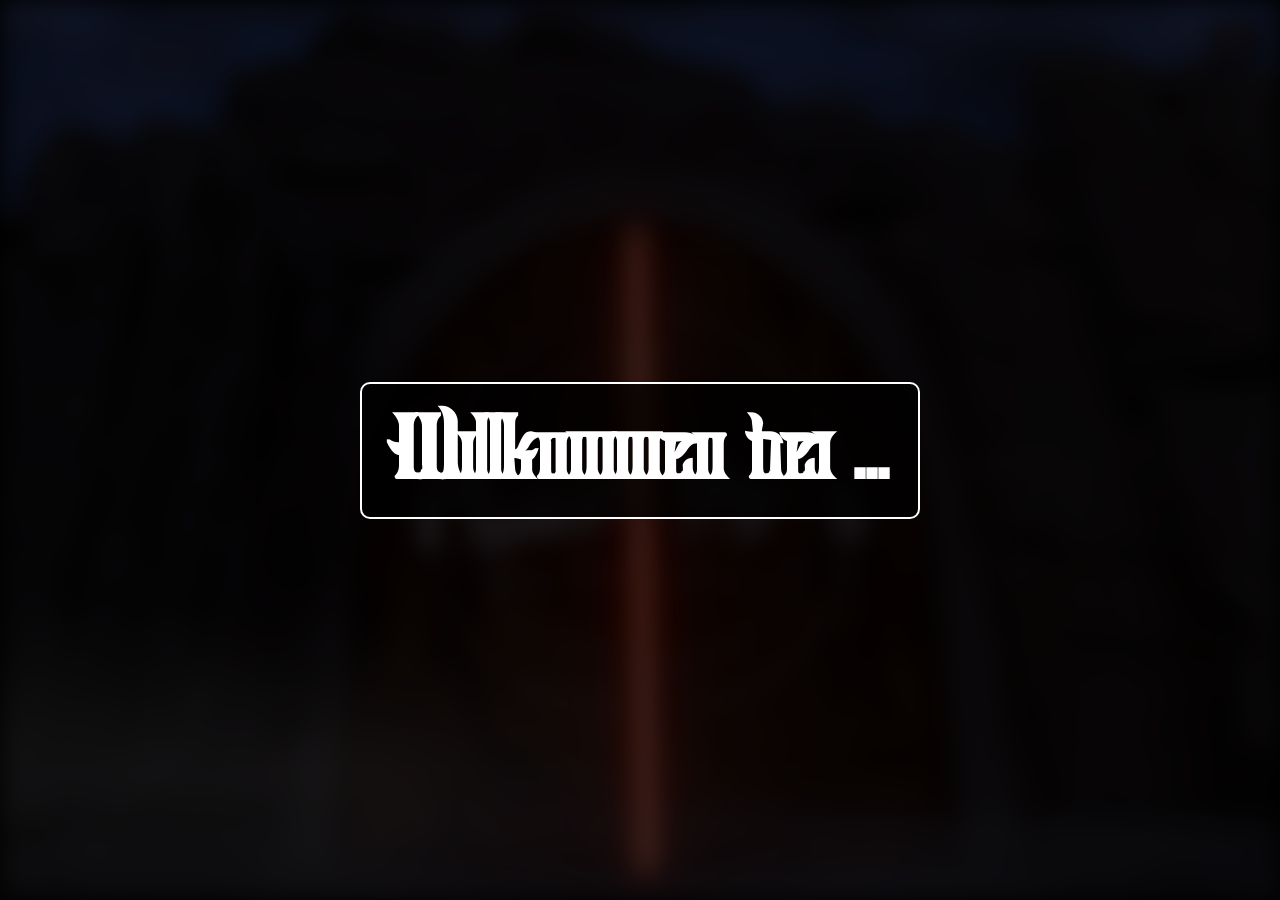
<file: index.html>
<!DOCTYPE html>
<html lang="de">
<head>
  <meta charset="UTF-8">
  <meta name="viewport" content="width=device-width, initial-scale=1.0">
  <title>Philosophers</title>

  <link rel="stylesheet" href="./style/index.css?v=2026.11.15">
  <link rel="icon" type="image/png" href="./favicon.png">
  <link rel="preload" as="image" href="./img/Philosophers-Background.jpg">
</head>

    <body>
  
<div id="welcome">
<h1>Willkommen bei <span class="clear-text">...</span></h1>
</div>
<audio id="bgMusic" loop>
  <source src="./sound/Philosophers-Background.mp3" type="audio/mpeg">
  Dein Browser unterstützt kein Audio.
</audio>

      <div id="fadeOverlay"></div>
      <div id="pageContent" class="blurred">
      <div class="bg-container">

          <img src="./img/Philosophers-Landing.jpg" alt="Philosophers Gate">

          <!-- Klick-Layer -->
          <div class="click-layer" id="clickLayer"></div>

          <!-- Funken -->
          <div class="sparks" id="sparks"></div>

          <!-- Türspalt -->
          <div class="door-gap" id="door-gap"></div>

          <div class="fog-container">
            <div class="fog fog-1"></div>
            <div class="fog fog-2"></div>
            <div class="fog fog-3"></div>
          </div>

        <!-- Hover-Text -->
        <div class="hover-text-1" id="hoverText-1">Open</div>
        <div class="hover-text-2" id="hoverText-2">the</div>
        <div class="hover-text-3" id="hoverText-3">Gate</div>

        <button id="toggleAudio">🔇</button>
      </div>
  </div>

  <script src="./script/index.js?v=2026.11.15"></script>
  </body>
</html>
</file>
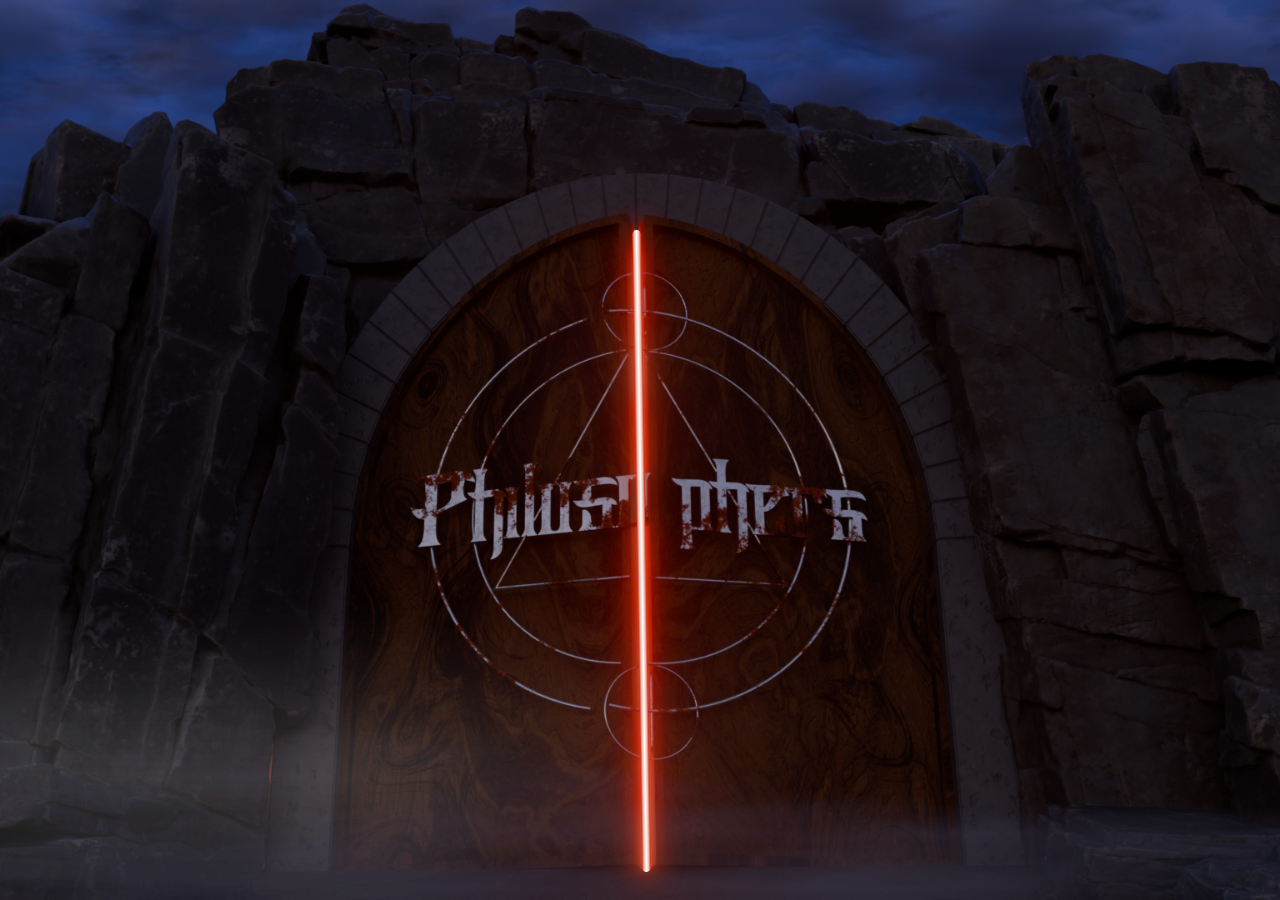
<file: html/index.html>
<!DOCTYPE html>
<html lang="de">
<head>
  <meta charset="UTF-8">
  <meta name="viewport" content="width=device-width, initial-scale=1.0">
  <title>Philosophers</title>

  <link rel="stylesheet" href="../style/index.css?v=2026.09.25">
</head>

<body>

  <div class="bg-container">
    <img src="../img/Philosophers-Landing.jpg" alt="Philosophers Gate">

    <!-- Klick-Layer -->
    <div class="click-layer" id="clickLayer"></div>

    <!-- Funken -->
    <div class="sparks" id="sparks"></div>

    <!-- Türspalt -->
    <div class="door-gap" id="door-gap"></div>

    <div class="fog-container">
      <div class="fog fog-1"></div>
      <div class="fog fog-2"></div>
      <div class="fog fog-3"></div>
    </div>

    <!-- Hover-Text -->
    <div class="hover-text-1" id="hoverText-1">Open</div>
    <!-- <div class="hover-text-1-R" id="hoverText-1-R">Open</div> -->
    <!-- <div class="hover-text-1-L" id="hoverText-1-L">Open</div> -->
    <div class="hover-text-2" id="hoverText-2">the</div>
    <!-- <div class="hover-text-2-R" id="hoverText-2-R">the</div> -->
    <!-- <div class="hover-text-2-L" id="hoverText-2-L">the</div> -->
    <div class="hover-text-3" id="hoverText-3">Gate</div>
    <!-- <div class="hover-text-3-R" id="hoverText-3-R">Gate</div> -->
    <!-- <div class="hover-text-3-L" id="hoverText-3-L">Gate</div> -->
  </div>

  <script src="../script/index.js?v=2026.09.25"></script>
  </body>
</html>
</file>
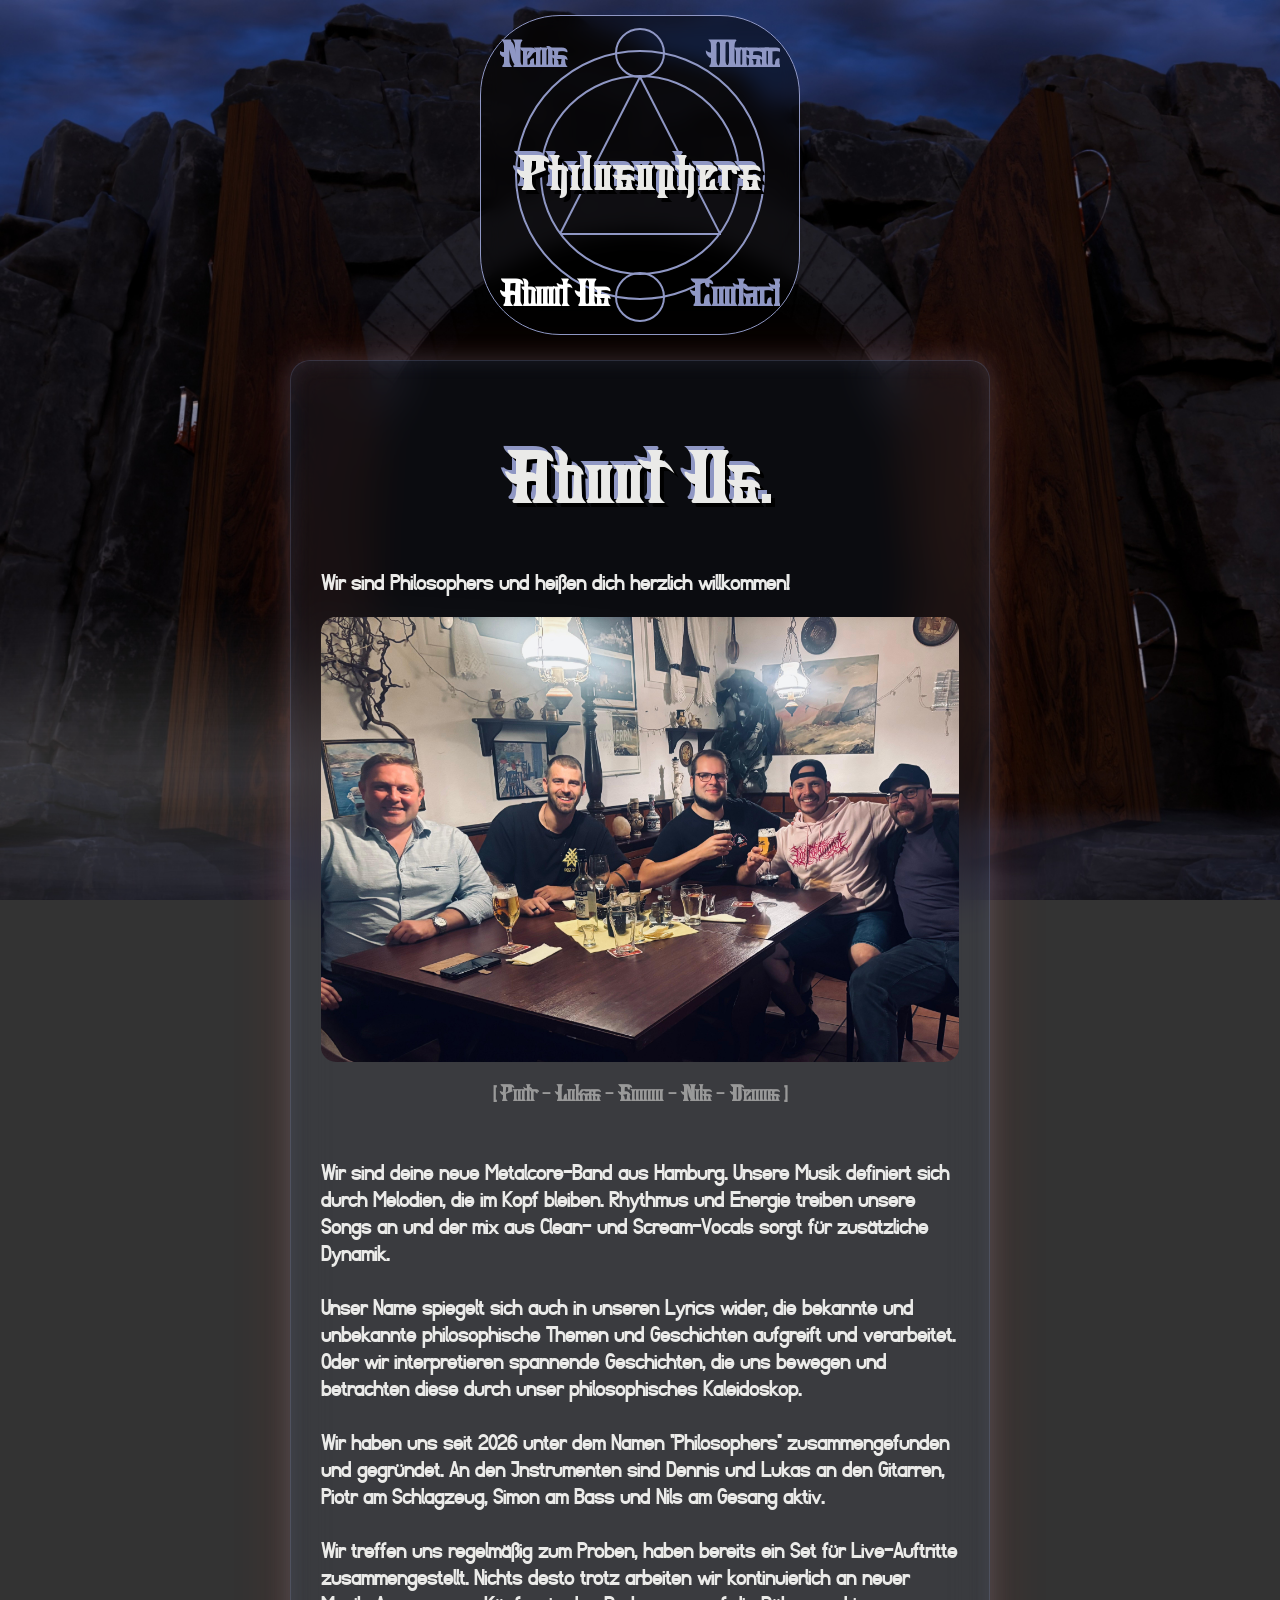
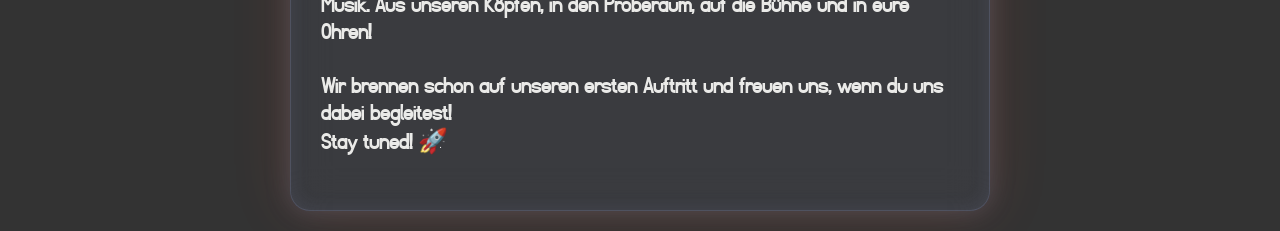
<file: philosophers.html>
<!DOCTYPE html>
<html lang="de">
<head>
    <meta charset="UTF-8">
    <meta name="viewport" content="width=device-width, initial-scale=1.0">
    <title>Philosophers</title>
    <link rel="stylesheet" href="./style/styles.css?v=2026.11.15">
    <link rel="icon" type="image/png" href="./favicon.png">
    <link rel="preload" as="image" href="./img/Philosophers-Background.jpg">
</head>
<body class="animation">
  <img class="background" src="./img/Philosophers-Background.jpg" alt="Philosophers Gate">
  <div class="navigation animation">
    <a class="top-left" data-page="news">News</a>
    <a class="top-right" data-page="music">Music</a>
    <a class="bottom-left active" data-page="aboutus">About Us</a>
    <a class="bottom-right" data-page="contact">Contact</a>
  </div>
  
  <div class="logo animation">
    <a href="./index.html">
      <span class="animation">
        Philosophers
      </span>
    </a>
    <div class="logo-inner-circle"></div>

    <div class="logo-orbit animation">
      <div class="logo-top-circle"></div>
      <div class="logo-bottom-circle"></div>
    </div>

    <div class="logo-triangle animation">
      <div class="line bottom"></div>
      <div class="line left"></div>
      <div class="line right"></div>
    </div>
  </div>

  <div class="fog-container">
    <div class="fog fog-1"></div>
    <div class="fog fog-2"></div>
    <div class="fog fog-3"></div>
  </div>

  <div class="fire-sparks" id="fireSparks"></div>

  <div class="content-wrapper animation">
    <div class="content-box">
    </div>
  </div>
  <script src="./script/script.js?v=2026.11.15"></script>
  <script src="./script/app.js?v=2026.11.15"></script>
  <audio id="audioPlayer" preload="none"></audio>
</body>
</html>
</file>
<file: style/index.css>
@font-face {
    font-display: swap;
    font-family: 'clear';
    font-style: normal;
    font-weight: 400;
    src: url('../font/Fibel Sued.ttf') format('truetype');
}

  @font-face {
      font-display: swap;
      font-family: 'Fucking Hostile';
      font-style: normal;
      font-weight: normal;
      src: url('../font/Fucking Hostile.ttf') format('truetype');
  }

    html, body {
      overflow: hidden;
    }

    .clear-text {
      font-family: 'clear', sans-serif;
    }

    #pageContent {
      transform: scale(1);
      transition: transform 3s ease-in;
      transform-origin: center center;
    }

    #pageContent.zoom {
      transition: transform 2s ease-out;
      transform: scale(1.5);
    }

    body {
      margin: 0;
      padding: 0;
      height: 100vh;
      overflow: hidden;
      background: #000;
      font-family: 'Montserrat', sans-serif;
    }

    .bg-container {
      position: relative;
      width: 100%;
      height: 100vh;
      overflow: hidden;
    }

    .bg-container img {
      position: absolute;
      top: 0;
      left: 50%;
      height: 100%;
      width: auto;
      transform: translateX(-50%);
      object-fit: cover;
      user-select: none;
      pointer-events: none;
    }

    /* Klick-Layer über dem gesamten Bild */
    .click-layer {
      position: absolute;
      inset: 0;
      z-index: 9;
      cursor: pointer;
    }

    /* Funken-Layer */
    .sparks {
      position: absolute;
      inset: 0;
      pointer-events: none;
      overflow: hidden;
      z-index: 5;
    }

    .spark {
      position: absolute;
      width: 4px;
      height: 4px;
      background: radial-gradient(circle, #AAA, #fff);
      border-radius: 50%;
      opacity: 0;
      animation: rise linear forwards;
      filter: blur(1px);
    }

    @keyframes rise {
      0% {
        transform: translate(0, 0) scale(0.6);
        opacity: 0.8;
      }
      50% {
        transform: translate(var(--drift-x), -60px) scale(1);
        opacity: 1;
      }
      100% {
        transform: translate(calc(var(--drift-x) * 2), -140px) scale(0.4);
        opacity: 0;
      }
    }

    /* Türspalt */

    .door-gap {
      position: absolute;
      top: 25.6%;
      left: calc(50% - 0.25%);
      transform: rotate(-0.9deg);
      height: 71.3%;
      width: 0.7%;
      border-radius: 5px;
      /* border: 2px #c02306 solid; */
      background: 
        linear-gradient(
          90deg,
          #c02306 0%,
          #f8b9ab 25%,
          #ffffff 50%,
          #f8b9ab 75%,
          #c02306 100%
        );
      box-shadow: 0 0 25px 8px #c022067a;

      cursor: pointer;
      transition: width 0.4s ease, box-shadow 0.4s ease;

      animation: pulse 2.2s infinite;
      z-index: 10;
    }


    /* @media (min-aspect-ratio: 180/100) {
      .door-gap {
        left: calc(50.9%);
      }
    } */

    @keyframes pulse {
      0%, 100% { box-shadow: 0 0 25px 8px #c02306; }
      50% { box-shadow: 0 0 40px 14px #c0220652; }
    }

    /* Hover-Text */
    .hover-text-1,
    .hover-text-2,
    .hover-text-3 {
      position: absolute;
      top: 40%;
      left: 57%;
      /* font-size: 2rem; */
      font-weight: 300;
      font-family: 'Fucking Hostile';
      opacity: 0;
      /* transition: opacity 0.4s ease; */
      /* text-shadow: 0 0 10px #7e0000; */
      z-index: 15;
      width: 300px;
      pointer-events: none;
    }

    .hover-text-1,
    .hover-text-2,
    .hover-text-3 { 
      font-size: 10vmin;
    }
    
    .hover-text-1 {
      animation-delay: 0s;
    }

    .hover-text-2 {
      animation-delay: 2s;
      left: calc(43% - 10vmin);
      top: 50%;
    }

    .hover-text-3 {
      animation-delay: 4s;
      top: 60%;
    }

    /* .hover-text-1-1,
    .hover-text-2-1,
    .hover-text-3-1
    {
    opacity: 0;
    font-size: 2rem;
    font-weight: 600;
      background: linear-gradient(
          90deg,
          #6c7785 0%,
          #a8c0dd 35%,
          #ffffff 50%,
          #a8c0dd 65%,
          #6c7785 100%
      );
      letter-spacing: 1px;
    background-size: 300% 100%;
    background-position: 150% center;

    -webkit-background-clip: text;
    -webkit-text-fill-color: transparent;
} */

@keyframes portalText {

    0% {
        opacity: 0;
        background-position: 150% center;
        /* filter: blur(8px); */
        color: #ccc;
        -webkit-text-stroke: 1px rgb(255, 115, 115);
        text-shadow:
            0 0 0px #ccc,
            0 0 0px #ccc,
            0 0 0px #ccc;
    }
    
    50% {
        opacity: 0;
        background-position: 150% center;
        /* filter: blur(8px); */
        color: #ccc;
        -webkit-text-stroke: 1px rgb(255, 115, 115);
    }

    70% {
        opacity: 1;
        filter: blur(0px);
        color: #ccc;
        -webkit-text-stroke: 1px rgb(255, 115, 115);
        
        text-shadow:
            0 0 0px #FFF,
            0 0 0px #FFF,
            0 0 0px #FFF;
    }
    /* 80% {
      filter: blur(0px);
        color: #ccc;
        -webkit-text-stroke: 1px #ffffff;
      opacity: 1;
        text-shadow:
            0 0 10px #FFF,
            0 0 20px #FFF,
            0 0 40px #FFF;
    } */
    
    100% {
        opacity: 0;
        color: rgb(172, 13, 13);
        filter: blur(5px);
        text-shadow:
            0 0 10px rgb(172, 13, 13),
            0 0 20px rgb(172, 13, 13),
            0 0 40px rgb(172, 13, 13);
    }
}
@keyframes portalTextRechts {

    0% {
        opacity: 0;
        background-position: 150% center;
        filter: blur(8px);
        transform: translateX(100px);
        color: rgb(88, 99, 153);
        text-shadow:
            0 0 10px rgb(88, 99, 153),
            0 0 20px rgb(88, 99, 153),
            0 0 40px rgb(88, 99, 153);
    }

    50% {
        opacity: 1;
        filter: blur(3px);
        
        text-shadow:
            0 0 0px #CCC,
            0 0 0px #CCC,
            0 0 0px #CCC;
    }
    80% {
      filter: blur(0px);
      opacity: 0.5;
    }
    
    100% {
        opacity: 0;
        filter: blur(5px);
    }
}
@keyframes portalTextLinks {

    0% {
        opacity: 0;
        background-position: 150% center;
        filter: blur(8px);
        transform: translateX(-100px);
        color: #ff5a5a;
        text-shadow:
            0 0 10px #ff5a5a,
            0 0 20px #ff5a5a,
            0 0 40px #ff5a5a;
    }

    50% {
        opacity: 1;
        filter: blur(3px);
        
        text-shadow:
            0 0 0px #CCC,
            0 0 0px #CCC,
            0 0 0px #CCC;
    }
    80% {
      filter: blur(0px);
      opacity: 0.5;
    }
    
    100% {
        opacity: 0;
        filter: blur(5px);
    }
}

    /* Hover zeigt Text */
    /* .door-gap:hover + .hover-text {
      opacity: 1;
    } */

    .logo {
      position: absolute;
      top: 5%;
      width: 100%;
      text-align: center;
      color: #ff6a00;
      font-size: 2.4rem;
      letter-spacing: 4px;
      text-shadow: 0 0 20px #ff6a00;
      z-index: 20;
      pointer-events: none;
      user-select: none;
    }

    .fog-container {
      position: absolute;
      bottom: 0;
      left: 0;
      width: 100%;
      height: 35%;
      overflow: hidden;
      pointer-events: none;

      /* weiche Ausblendung nach oben */
      mask-image: linear-gradient(
        to top,
        rgba(0, 0, 0, 1) 40%,
        rgba(0, 0, 0, 0) 100%
      );
    }


    .fog {
      position: absolute;
      border-radius: 50%;
      filter: blur(60px);
      opacity: 0.35;
    }

    .fog-1 {
      width: 800px;
      height: 250px;
      background: rgba(255, 255, 255, 0.25);
      left: -300px;
      bottom: 0;
      animation: drift1 25s ease-in-out infinite alternate;
    }

    .fog-2 {
      width: 1200px;
      height: 300px;
      background: rgba(255, 255, 255, 0.15);
      left: -400px;
      bottom: 40px;
      animation: drift2 35s ease-in-out infinite alternate;
    }

    .fog-3 {
      width: 900px;
      height: 220px;
      background: rgba(255, 255, 255, 0.2);
      left: -250px;
      bottom: 80px;
      animation: drift3 30s ease-in-out infinite alternate;
    }

    @keyframes drift1 {
      from {
        transform: translateX(-100px);
      }
      to {
        transform: translateX(calc(100vw + 200px));
      }
    }

    @keyframes drift2 {
      from {
        transform: translateX(calc(100vw + 200px));
      }
      to {
        transform: translateX(-300px);
      }
    }

    @keyframes drift3 {
      from {
        transform: translateX(-200px);
      }
      to {
        transform: translateX(calc(100vw + 300px));
      }
    }

#fadeOverlay {
    position: fixed;
    inset: 0;
    background: black;
    opacity: 0;
    pointer-events: none;
    transition: opacity 3s ease;
    z-index: 9999;
}

#fadeOverlay.active {
    opacity: 1;
}

/* Eigentliche Seite */
#pageContent {
width: 100vw;
height: 100vh;
transition: filter 1s ease;
filter: blur(12px);
}

/* Willkommensfenster */
#welcome {
position: fixed;
inset: 0;
background: rgba(0,0,0,0.7);

display: flex;
flex-direction: column;
justify-content: center;
align-items: center;

color: white;
font-family: 'Fucking Hostile', sans-serif;
z-index: 9999;
}

#welcome h1 {
padding: 15px 30px;
font-size: 1.2rem;
font-family: 'Fucking Hostile', sans-serif;
font-size: 10vmin;
background-color: rgba(0, 0, 0, 0.7);
border: 2px solid white;
border-radius: 10px;
color: white;
}

#toggleAudio {
    position: fixed;
    top: 20px;
    right: 20px;
    background: rgba(0, 0, 0, 0.7);
    color: white;
    padding: 10px 15px;
    border-radius: 5px;
    cursor: pointer;
    z-index: 10000;
}
</file>
<file: style/styles.css>
/* brigadom - latin */
@font-face {
    font-display: swap;
    font-family: 'clear';
    font-style: normal;
    font-weight: 400;
    src: url('../font/Fibel Sued.ttf') format('truetype');
}

/* Fucking Hostile */
@font-face {
    font-display: swap;
    font-family: 'Fucking Hostile';
    font-style: normal;
    font-weight: normal;
    src: url('../font/Fucking Hostile.ttf') format('truetype');
}

    .clear-text {
      font-family: 'clear', sans-serif;
    }

* {
    box-sizing: border-box;
}



img.background {
    position: fixed;
    top: 0;
    left: 50%;
    height: 100%;
    width: 100%;
    transform: translateX(-50%);
    object-fit: cover;
    user-select: none;
    pointer-events: none;
}

body {
    margin: 0;
    background-color: #333;
    font-family: 'clear', sans-serif;
    font-size: 1.5em;
    font-weight: bolder;
    font-style: normal;
    color: rgb(234, 234, 232);
    overflow-x: hidden;
    overflow-y: scroll;
}

body.animation::after {
    content: "";
    position: fixed;
    inset: 0;
    overflow: hidden;

    background: black;
    opacity: 0;

    animation: fadeOutOverlay 1s ease;
    pointer-events: none;
}

@keyframes fadeOutOverlay {
    from {
        opacity: 1;
    }
    to {
        opacity: 0;
    }
}

a {
    color: rgb(143, 151, 196);
    text-decoration: none;
    position: relative;
}

.navigation {
    position: absolute;
    overflow: hidden;
    top: 35px;
    left: calc(50% - 140px);
    height: 280px;
    width: 280px;
    z-index: 100000;
}

.navigation.animation {
    animation: fadeInLogoText 4s ease-in-out;
}

.navigation a.active {
    color: #fff;
}

.navigation a {
    cursor: pointer;
    text-decoration: none;
    color: rgb(234, 234, 232);
    font-family: 'Fucking Hostile', sans-serif;
    font-size: 1.5em;
    position: absolute;
    color: rgb(143, 151, 196);
    transition: color 0.5s ease;
}

.navigation .top-left {
    top: 0;
    left: 0;
}

.navigation .top-right {
    top: 0;
    right: 0;
}

.navigation .bottom-left {
    bottom: 0;
    left: 0;
}

.navigation .bottom-right {
    bottom: 0;
    right: 0;
}

/* Logo */
.logo {
    position: absolute;
    overflow: hidden;
    top: 15px;
    left: calc(50% - 160px);
    height: 320px;
    width: 320px;
    border-radius: 25%;
    border: 1px solid rgb(143, 151, 196);
    display: flex;
    justify-content: space-between;
    align-items: center;
    text-align: center;
    justify-content: center;
    padding: 15px 20px;
    z-index: 10;
    background: rgba(0,0,0,0.5);
    backdrop-filter: blur(10px);
}

.logo.animation {
    animation: fadeIn 4s ease-in-out;
}

@keyframes fadeIn {
    0% {
        opacity: 0;
    }
    100% {
        opacity: 1;
    }
}

.logo a {
    text-decoration: none;
    display: flex;
    align-items: center; /* vertikal */
    justify-content: center; /* horizontal */
    width: 250px;
    height: 250px;
    border: 2px solid;
    border-color: rgb(143, 151, 196);
    border-radius: 50%;

    z-index:2;

    font-weight: bold;
    letter-spacing: 4px;
    font-size: 2em;
    font-family: 'Fucking Hostile';
    text-shadow: 4px 4px 0 black, -4px -4px 0 rgb(143, 151, 196);
}

.logo a span {
    color: rgb(234, 234, 232);
}

.logo a span.animation {
    animation: fadeInLogoText 4s ease-in-out;
}

@keyframes fadeInLogoText {
    0% {
        opacity: 0;
    }
    75% {
        opacity: 0;
    }
    100% {
        opacity: 1;
    }
}

.logo-inner-circle {
    z-index: 1;
    position: absolute;
    top: 50%;
    left: 50%;
    width: 200px;
    height: 200px;
    /* background: rgba(234, 234, 232); */
    
    border: 2px solid;
    border-color: rgb(143, 151, 196);
    border-radius: 50%;
    transform: translate(-50%, -50%);
}

.logo-orbit {
    position: absolute;
    width: 100%;
    height: 100%;
}

.logo-orbit.animation {
    animation: rotateOrbit 4s linear;
}

@keyframes rotateOrbit {
from {
transform: rotate(0deg);
}
to {
transform: rotate(360deg);
}
}

.logo-top-circle {
    position: absolute;
    z-index: 1;
    top: 12px;
    left: 50%;
    width: 50px;
    height: 50px;
    border: 2px solid;
    border-color: rgb(143, 151, 196);
    border-radius: 50%;
    transform: translateX(-50%);
}

.logo-bottom-circle {
    position: absolute;
    z-index: 1;
    bottom: 12px;
    left: 50%;
    width: 50px;
    height: 50px;
    border: 2px solid;
    border-color: rgb(143, 151, 196);
    border-radius: 50%;
    transform: translateX(-50%);
}

.logo-triangle {
    position: absolute;
    width: 161px;
    height: 119px;
    z-index: 1;
}

.logo-triangle.animation {
    animation: rotatetriangle 4s linear;
}

@keyframes rotatetriangle {
    from {
    transform: rotate(0deg);
    }
    to {
    transform: rotate(-360deg);
    }
}

.line {
    position: absolute;
    height: 2px;
    z-index: 1;
    background: rgb(143, 151, 196);
}

.bottom {
    z-index: 1;
    width: 100%;
    bottom: 0;
}

.left {
    z-index: 1;
    width: 110%;
    bottom: 0;
    left: 0;
    transform-origin: left center;
    transform: rotate(-63deg);
}
    
.right {
    z-index: 1;
    width: 110%;
    bottom: 0;
    right: 0;
    transform-origin: right center;
    transform: rotate(63deg);
}

h1, h2 {
    font-weight: bold;
    font-size: 3em;
    text-align: center;
    letter-spacing: 4px;
    font-family: 'Fucking Hostile', sans-serif;
    text-shadow: 4px 4px 0 black, -4px -4px 0 rgb(143, 151, 196);
    transition: all 0.5s ease
}

h2 {
    font-size: 2em;
    margin: 10px;
}

hr {
    margin: 25px;
}

/* 🔥 Funken */
.fire-sparks {
    position: absolute;
    inset: 0;
    pointer-events: none;
    overflow: hidden; /* war hidden */
    z-index: 1;
}

.fire-spark {
    position: absolute;
    width: 4px;
    height: 4px;
      background: radial-gradient(circle, #AAA, #fff);
    border-radius: 50%;
    opacity: 0;
    animation: fireRise linear forwards;
    filter: blur(1px);
}

@keyframes fireRise {
    0% {
        transform: translate(0, 0) scale(0.6);
        opacity: 0.8;
    }
    50% {
        transform: translate(var(--drift-x), -60px) scale(1);
        opacity: 1;
    }
    100% {
        transform: translate(calc(var(--drift-x) * 2), -140px) scale(0.4);
        opacity: 0;
    }
}

/* CONTENT */
.content-wrapper {
    position: absolute;
    top: 340px;
    width: 100%;
    display: flex;
    justify-content: center;
    padding: 20px;
    z-index: 5;
}

/* .content-wrapper.animation {
    animation: fadeInLogoText 4s ease-in-out;
} */

.content-box {
    width: 100%;
    max-width: 700px;
    padding: 30px;
    border-radius: 20px;

    /* Hintergrund: leicht transparent, warm */
    background: rgba(143, 151, 196, 0.08);

    /* Glass-Effekt */
    backdrop-filter: blur(20px);

    /* Orange Glow statt Lila */
    border: 1px solid rgba(143, 151, 196, 0.25);
    box-shadow:
        0 0 25px rgba(143, 151, 196, 0.25),
        0 0 60px rgba(255, 80, 0, 0.15),
        inset 0 0 20px rgba(143, 151, 196, 0.12);
    opacity: 1;

    transition: opacity 0.3s ease;
    animation: fadeInLogoText 4s ease-in-out;
}

@keyframes fadeInBlur {
    0% {
        opacity: 0;
    }
    100% {
        opacity: 1;
    }
}

.content-box.hidden {
opacity: 0;
}


/* RESPONSIVE */
@media (max-width: 768px) {
    .nav-links {
        display: none !important;
    }

    .burger {
        display: flex !important;
    }

    .content-box {
        padding: 20px;
    }
}

.aboutus-image {
    width: 100%;
    border-radius: 15px;
    display: block;
    margin: 20px auto;
}
.image-description {
    display: block;
    text-align: center;
    font-size: 0.9em;
    font-family: 'Fucking Hostile';
    color: #999;
    margin-top: 5px;
}

.fog-container {
    position: fixed;
    bottom: 0;
    left: 0;
    width: 100%;
    height: 35%;
    overflow: hidden;
    pointer-events: none;

    /* weiche Ausblendung nach oben */
    mask-image: linear-gradient(
    to top,
    rgba(0, 0, 0, 1) 40%,
    rgba(0, 0, 0, 0) 100%
    );
}

.fog {
    position: absolute;
    border-radius: 50%;
    filter: blur(60px);
    opacity: 0.35;
}

.fog-1 {
    width: 800px;
    height: 250px;
    background: rgba(255, 255, 255, 0.25);
    left: -300px;
    bottom: 0;
    animation: drift1 25s ease-in-out infinite alternate;
}

.fog-2 {
    width: 1200px;
    height: 300px;
    background: rgba(255, 255, 255, 0.15);
    left: -400px;
    bottom: 40px;
    animation: drift2 35s ease-in-out infinite alternate;
}

.fog-3 {
    width: 900px;
    height: 220px;
    background: rgba(255, 255, 255, 0.2);
    left: -250px;
    bottom: 80px;
    animation: drift3 30s ease-in-out infinite alternate;
}

    @keyframes drift1 {
      from {
        transform: translateX(-100px);
      }
      to {
        transform: translateX(calc(100vw + 200px));
      }
    }

    @keyframes drift2 {
      from {
        transform: translateX(calc(100vw + 200px));
      }
      to {
        transform: translateX(-300px);
      }
    }

    @keyframes drift3 {
      from {
        transform: translateX(-200px);
      }
      to {
        transform: translateX(calc(100vw + 300px));
      }
    }
    .controls {
        width: 100%;
        display:flex;
        gap: 10px;
        justify-content: center;
    }
    
    .controls button {
        color: rgb(234, 234, 232);
        background-color: transparent;
        border-radius: 10px;
        height: 50px;
        width: 50px;
        font-size: 50px;
        border: 0px;
        padding-bottom: 10px;
        transition: all 0.5s ease;
    }
    .controls button.active img {
        border-color: rgb(225, 225, 255);
        border-style: ridge;
    }
    .controls button img {
        border: rgb(143, 151, 196) 3px outset;
        border-radius: 20px;
        border-style: groove;
        cursor: pointer;
    }
    
    h2.active {
        /* text-decoration: underline; */
    }

    .track-loading {
        text-align: center;
        width: 100%;
        max-height: 0;
        overflow: hidden;
        display: none;
        opacity: 1;
        transition: max-height 1s ease, opacity 0.8s ease;
    }

    .track-loading-text {
        font-size: small;
        padding:5px;
    }
    
    .track-loading.active {
        display: block;
        max-height: 24px;
        opacity: 1;
    }

    .lyrics {
        text-align: center;
        display: none;
        max-height: 0;
        opacity: 0;
        padding: 0;
        margin: 0;
        width: 100%;
        overflow: hidden;
        transition: max-height 1s ease, opacity 0.8s ease, padding 1s ease;
    }

    .lyrics.open {
        display: block;
        max-height: 1000px;
        opacity: 1;
        padding: 10px;
    }
</file>
